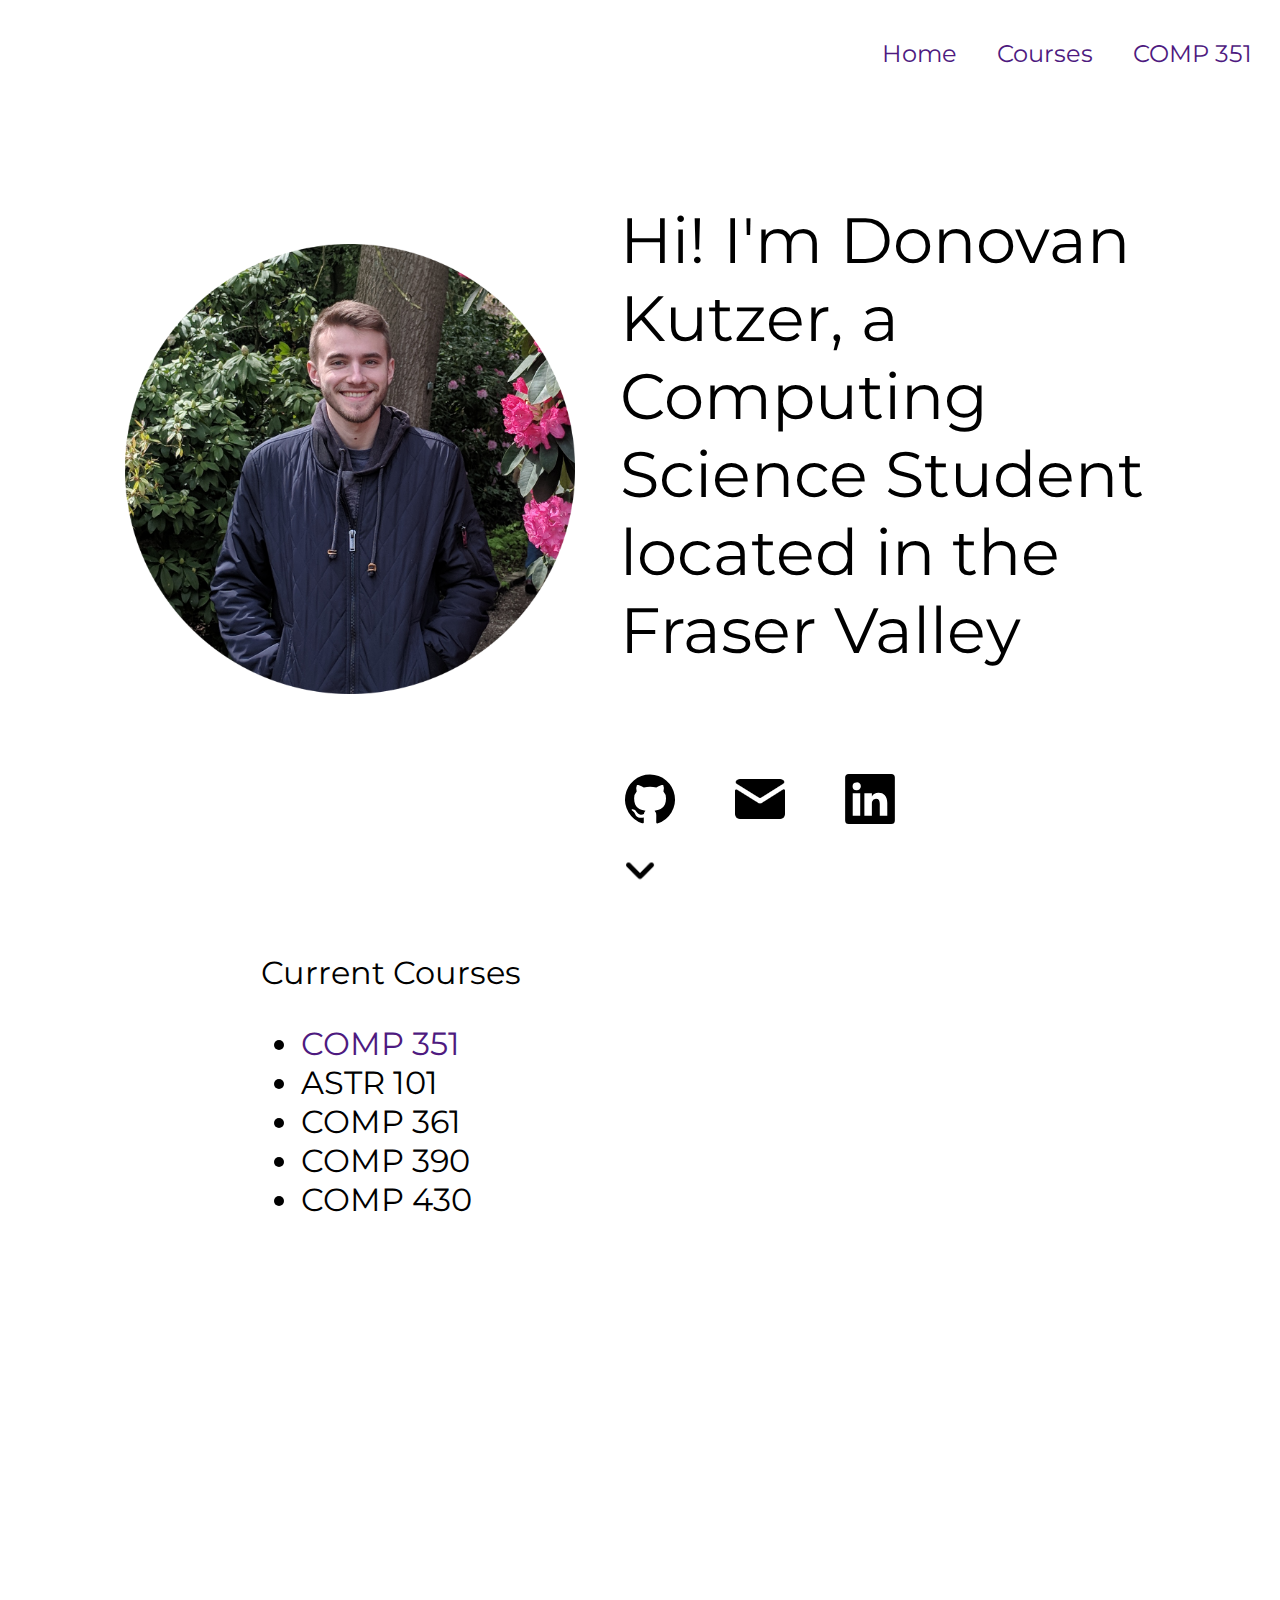
<file: index.html>
<!DOCTYPE html>
<html lang="en">
    <meta charset="UTF-8" />
    <meta name="viewport" content="width=device-width, initial-scale=1" />
    <link href="css/styles.css" rel="stylesheet" />
    <link
        href="https://fonts.googleapis.com/css?family=Montserrat&display=swap"
        rel="stylesheet"
    />

    <head>
        <title>Donovan Kutzer</title>
    </head>

    <body>
        <div class="navigation">
            <div class="navigation-bar">
                <div class="navigation-item">
                    <a href="#Home">Home</a>
                </div>
                <div class="navigation-item">
                    <a href="#Courses">Courses</a>
                </div>
                <div class="navigation-item">
                    <a href="COMP351/COMP351.html">COMP 351</a>
                </div>
            </div>
        </div>
        <div class="frontpage" id="Home">
            <div class="main-container">
                <div class="portrait">
                    <img
                        src="img/portrait-circle.png"
                        alt="Portrait"
                        width="450"
                        height="450"
                    />
                </div>
                <div class="about-me">
                    <div class="intro-paragraph">
                        Hi! I'm Donovan Kutzer, a Computing Science Student
                        located in the Fraser Valley
                    </div>
                    <div class="social-links">
                        <div class="social-button">
                            <a
                                href="https://github.com/donovankutzer"
                                target="_blank "
                            >
                                <img
                                    src="img/github-icon.svg"
                                    alt="GitHub"
                                    width="60"
                                    height="60"
                            /></a>
                        </div>
                        <div class="social-button">
                            <a href="mailto: donovankutzer@gmail.com">
                                <img
                                    src="img/mail-icon.png"
                                    alt="Email"
                                    width="60"
                                    height="60"
                            /></a>
                        </div>
                        <div class="social-button">
                            <a
                                href="https://www.linkedin.com/in/donovan-kutzer/"
                                target="_blank "
                            >
                                <img
                                    src="img/linkedin-icon.svg"
                                    alt="LinkedIn"
                                    width="60"
                                    height="60"
                            /></a>
                        </div>
                    </div>
                </div>
            </div>
            <div class="down-arrow">
                <a href="#Courses">
                    <img
                        src="img/down-arrow.png"
                        alt="Down Arrow"
                        width="60"
                        ,
                        height="60"
                    />
                </a>
            </div>
        </div>
        <div class="courses" id="Courses">
            Current Courses
            <ul>
                <li>
                    <a href="COMP351/COMP351.html" target="_self">COMP 351</a>
                </li>
                <li>ASTR 101</li>
                <li>COMP 361</li>
                <li>COMP 390</li>
                <li>COMP 430</li>
            </ul>
        </div>
    </body>
</html>
</file>
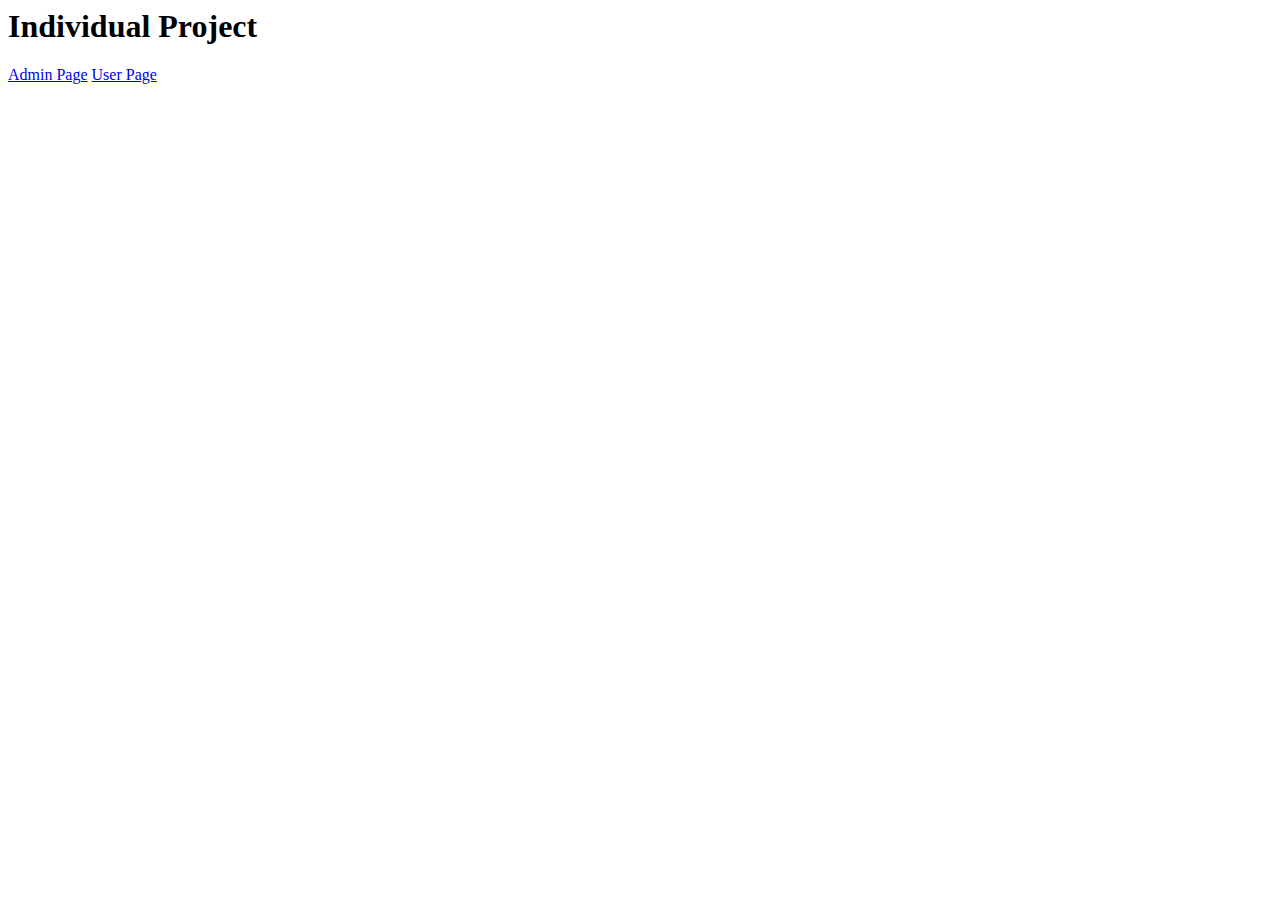
<file: COMP351/labs/individualProject/index.html>
<html lang="en">
    <head>
        <meta charset="UTF-8" />
        <meta name="viewport" content="width=device-width, initial-scale=1.0" />
        <link
            href="https://cdn.jsdelivr.net/npm/bootstrap@5.0.0-beta1/dist/css/bootstrap.min.css"
            rel="stylesheet"
            integrity="sha384-giJF6kkoqNQ00vy+HMDP7azOuL0xtbfIcaT9wjKHr8RbDVddVHyTfAAsrekwKmP1"
            crossorigin="anonymous"
        />
        <title>Lab 2 Home</title>
    </head>
    <body>
        <div class="container">
            <div class="row">
                <div class="col text-center pt-5">
                    <h1>
                        Individual Project
                    </h1>
                </div>
            </div>
            <div class="row">
                <div class="col d-flex justify-content-around">
                    <a class="btn btn-primary" type="button" href="./admin.html"
                        >Admin Page</a
                    >
                    <a
                        class="btn btn-primary"
                        type="button"
                        href="./student.html"
                        >User Page</a
                    >
                </div>
            </div>
        </div>
    </body>
</html>
</file>
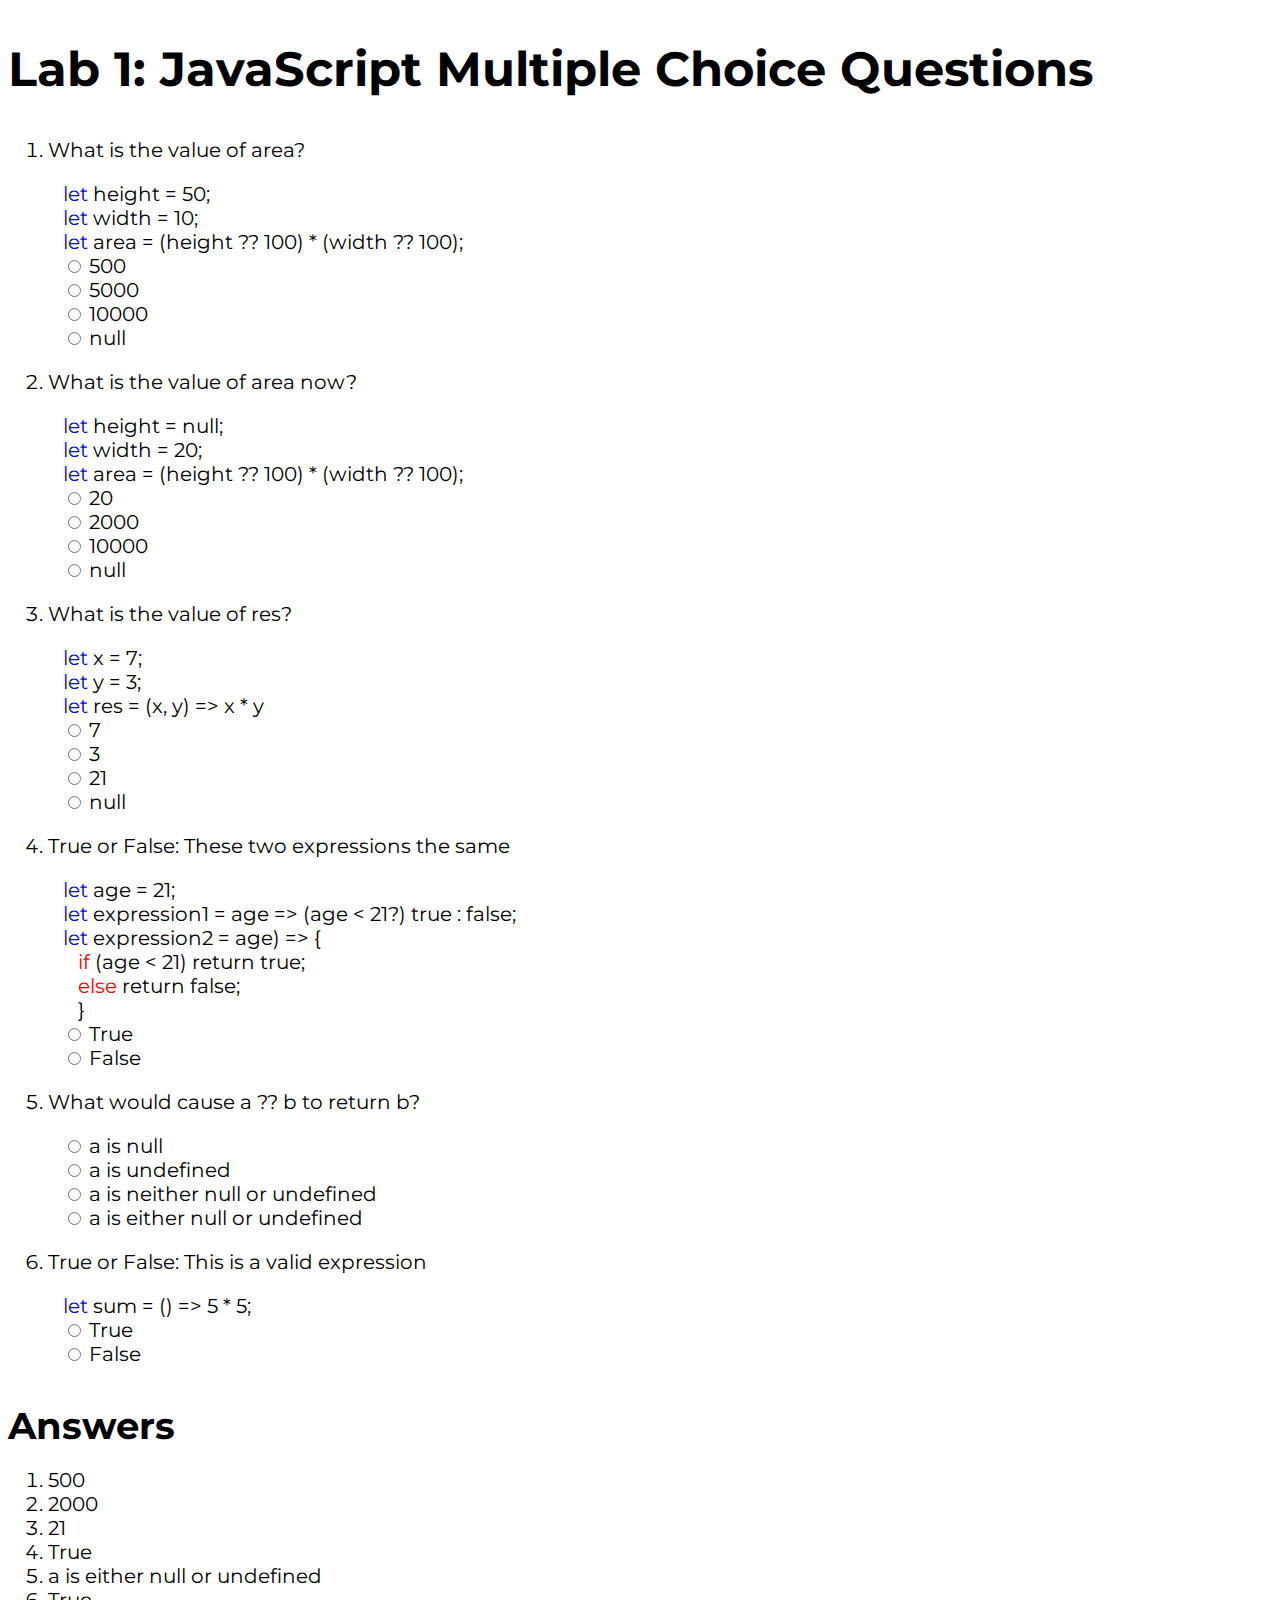
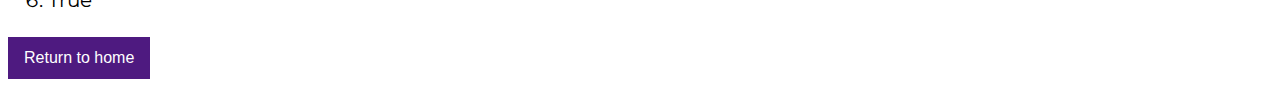
<file: COMP351/labs/1/quizQuestions/index.html>
<!DOCTYPE html>
<html lang="en">
<meta charset="UTF-8" />
<meta name="viewport" content="width=device-width, initial-scale=1" />
<link href="../../../../css/styles.css" rel="stylesheet" />
<link href="css/styles.css" rel="stylesheet" />
<link href="https://fonts.googleapis.com/css?family=Montserrat&display=swap" rel="stylesheet" />

<head>
    <title>Lab 1</title>
</head>

<body>
    <h2>Lab 1: JavaScript Multiple Choice Questions</h2>
    <div class="questions" id="Home">
        <ol>
            <li>
                <p>What is the value of area?</p>
                <div class="question">
                    <span class="blue-font">let</span> height = 50; <br />
                    <span class="blue-font">let</span> width = 10; <br />
                    <span class="blue-font">let</span> area = (height ??
                    100) * (width ?? 100); <br />
                    <input type="radio" id="500" name="q1" value="500" />
                    <label for="500">500</label><br />
                    <input type="radio" id="5000" name="q1" value="5000" />
                    <label for="5000">5000</label><br />
                    <input type="radio" id="10000" name="q1" value="10000" />
                    <label for="10000">10000</label><br />
                    <input type="radio" id="null" name="q1" value="null" />
                    <label for="null">null</label><br />
                </div>
            </li>
            <li>
                <p>What is the value of area now?</p>
                <div class="question">
                    <span class="blue-font">let</span> height = null; <br />
                    <span class="blue-font">let</span> width = 20; <br />
                    <span class="blue-font">let</span> area = (height ??
                    100) * (width ?? 100); <br />
                    <input type="radio" id="20" name="q2" value="20" />
                    <label for="20">20</label><br />
                    <input type="radio" id="2000" name="q2" value="2000" />
                    <label for="2000">2000</label><br />
                    <input type="radio" id="10000" name="q2" value="10000" />
                    <label for="10000">10000</label><br />
                    <input type="radio" id="null" name="q2" value="null" />
                    <label for="null">null</label><br />
                </div>
            </li>
            <li>
                <p>What is the value of res?</p>
                <div class="question">
                    <span class="blue-font">let</span> x = 7; <br />
                    <span class="blue-font">let</span> y = 3; <br />
                    <span class="blue-font">let</span> res = (x, y) => x * y
                    <br />
                    <input type="radio" id="7" name="q3" value="7" />
                    <label for="7">7</label><br />
                    <input type="radio" id="3" name="q3" value="3" />
                    <label for="3">3</label><br />
                    <input type="radio" id="21" name="q3" value="21" />
                    <label for="21">21</label><br />
                    <input type="radio" id="null" name="q3" value="null" />
                    <label for="null">null</label><br />
                </div>
            </li>
            <li>
                <p>True or False: These two expressions the same</p>
                <div class="question">
                    <span class="blue-font">let</span> age = 21; <br />
                    <span class="blue-font">let</span> expression1 = age =>
                    (age
                    < 21?) true : false; <br />
                    <span class="blue-font">let</span> expression2 = age) =>
                    {
                    <div class="indent">
                        <span class="red-font">if</span> (age
                        < 21) return true; <br />
                        <span class="red-font">else</span> return false;
                        <br />
                        }
                    </div>
                    <input type="radio" id="true" name="q4" value="true" />
                    <label for="true">True</label><br />
                    <input type="radio" id="false" name="q4" value="false" />
                    <label for="false">False</label><br />
                </div>
            </li>
            <li>
                <p>What would cause a ?? b to return b?</p>
                <div class="question">
                    <input type="radio" id="null" name="q5" value="null" />
                    <label for="null">a is null</label><br />
                    <input type="radio" id="undefined" name="q5" value="undefined" />
                    <label for="undefined">a is undefined</label><br />
                    <input type="radio" id="neither" name="q5" value="neither" />
                    <label for="neither">a is neither null or undefined</label><br />
                    <input type="radio" id="either" name="q5" value="either" />
                    <label for="either">a is either null or undefined</label><br />
                </div>
            </li>
            <li>
                <p>True or False: This is a valid expression</p>
                <div class="question">
                    <span class="blue-font">let</span> sum = () => 5 * 5;
                    <br />
                    <input type="radio" id="true" name="q6" value="true" />
                    <label for="true">True</label><br />
                    <input type="radio" id="false" name="q6" value="false" />
                    <label for="false">False</label><br />
                </div>
            </li>
        </ol>
    </div>
    <h3>Answers</h3>
    <div class="answers">
        <ol>
            <li>500</li>
            <li>2000</li>
            <li>21</li>
            <li>True</li>
            <li>a is either null or undefined</li>
            <li>True</li>
        </ol>
    </div>
    <button onclick="window.location.href='../../../../index.html'">
        Return to home
    </button>
</body>

</html>
</file>
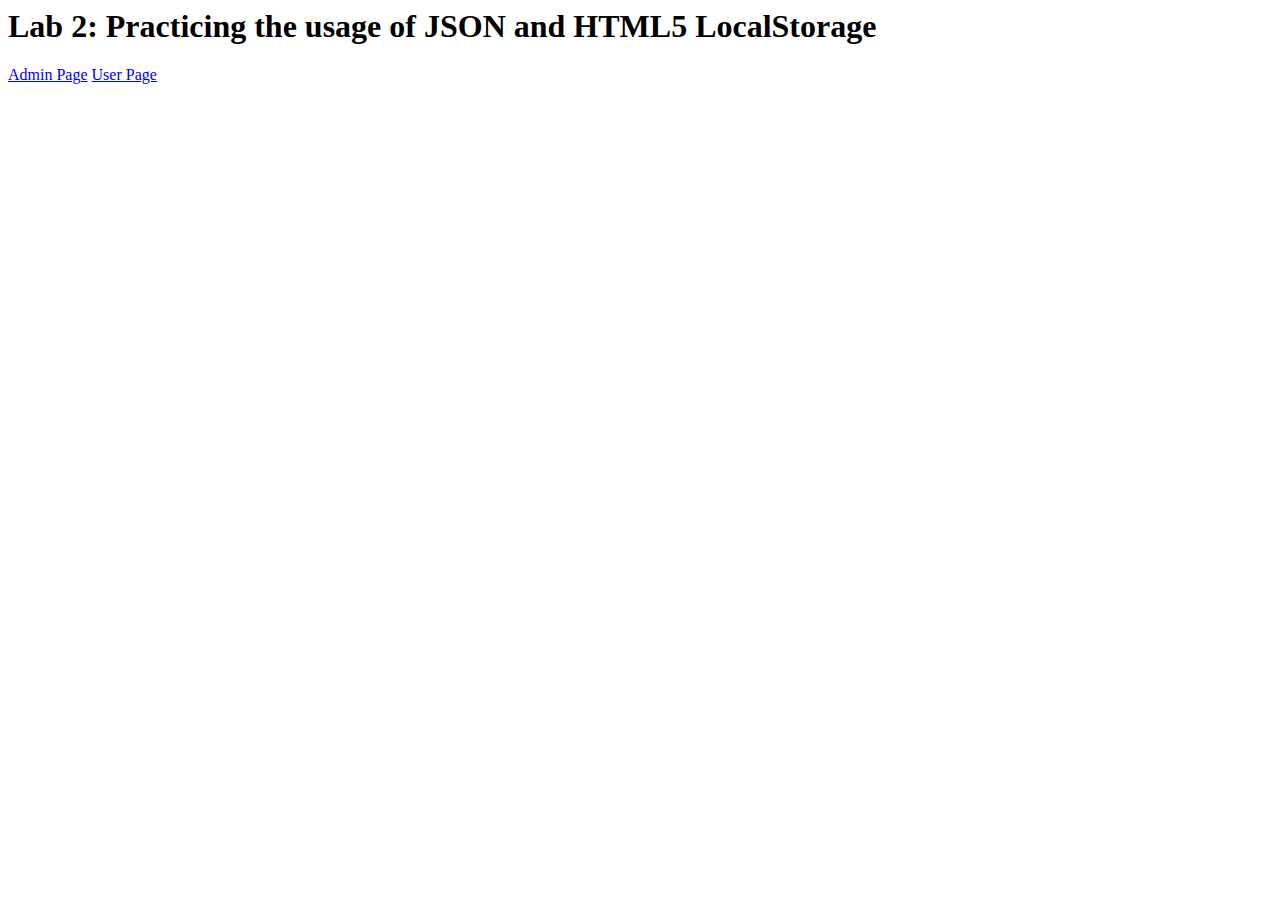
<file: COMP351/labs/2/dynamicQuiz/index.html>
<html lang="en">
    <head>
        <meta charset="UTF-8" />
        <meta name="viewport" content="width=device-width, initial-scale=1.0" />
        <link
            href="https://cdn.jsdelivr.net/npm/bootstrap@5.0.0-beta1/dist/css/bootstrap.min.css"
            rel="stylesheet"
            integrity="sha384-giJF6kkoqNQ00vy+HMDP7azOuL0xtbfIcaT9wjKHr8RbDVddVHyTfAAsrekwKmP1"
            crossorigin="anonymous"
        />
        <title>Lab 2 Home</title>
    </head>
    <body>
        <div class="container">
            <div class="row">
                <div class="col text-center pt-5">
                    <h1>
                        Lab 2: Practicing the usage of JSON and HTML5
                        LocalStorage
                    </h1>
                </div>
            </div>
            <div class="row">
                <div class="col d-flex justify-content-around">
                    <a class="btn btn-primary" type="button" href="./admin.html"
                        >Admin Page</a
                    >
                    <a
                        class="btn btn-primary"
                        type="button"
                        href="./user.html"
                        >User Page</a
                    >
                </div>
            </div>
        </div>
    </body>
</html>
</file>
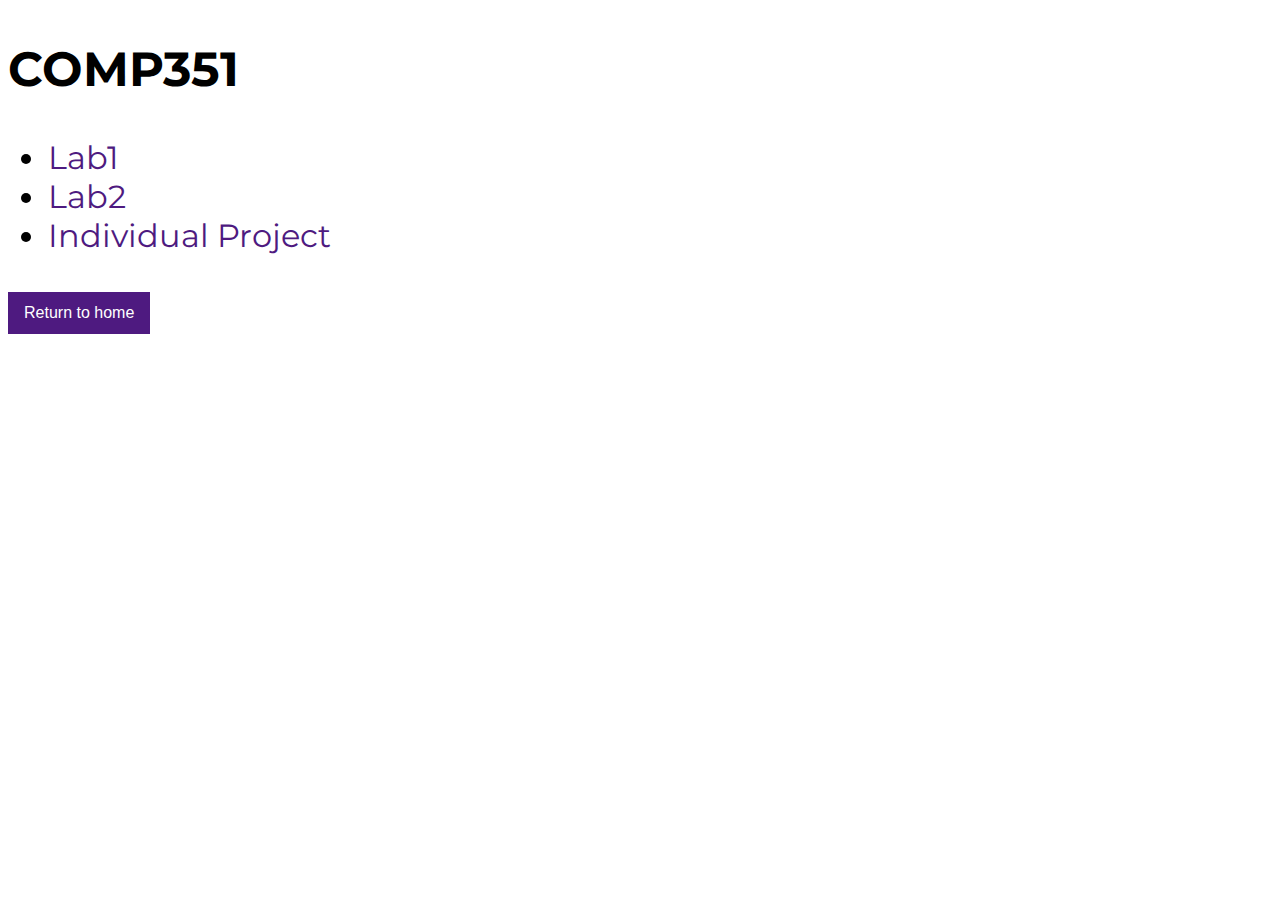
<file: COMP351/COMP351.html>
<!DOCTYPE html>
<html lang="en">
    <meta charset="UTF-8" />
    <meta name="viewport" content="width=device-width, initial-scale=1" />
    <link href="../css/styles.css" rel="stylesheet" />
    <link
        href="https://fonts.googleapis.com/css?family=Montserrat&display=swap"
        rel="stylesheet"
    />

    <head>
        <title>COMP351</title>
    </head>

    <body>
        <h2>COMP351</h2>
        <ul>
            <li><a href="labs/1/quizQuestions/index.html">Lab1</a></li>
            <li><a href="labs/2/dynamicQuiz/index.html">Lab2</a></li>
            <li><a href="labs/individualProject/index.html">Individual Project</a></li>
        </ul>
        <button onclick="window.location.href='../index.html'">
            Return to home
        </button>
    </body>
</html>
</file>
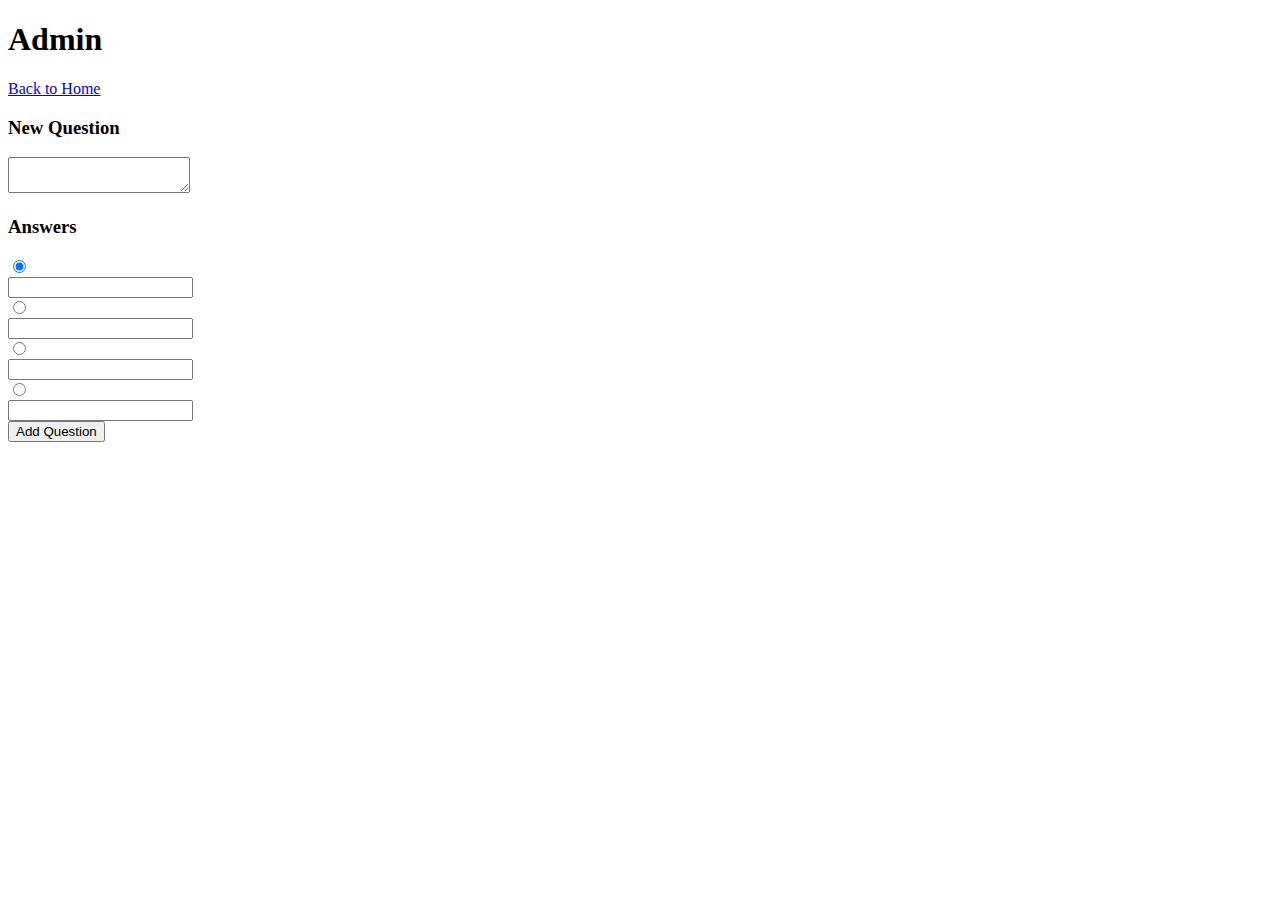
<file: COMP351/labs/individualProject/admin.html>
<!DOCTYPE html>
<html lang="en">
    <head>
        <meta charset="UTF-8" />
        <meta name="viewport" content="width=device-width, initial-scale=1" />
        <link
            href="https://fonts.googleapis.com/css?family=Montserrat&display=swap"
            rel="stylesheet"
        />
        <link
            href="https://cdn.jsdelivr.net/npm/bootstrap@5.0.0-beta1/dist/css/bootstrap.min.css"
            rel="stylesheet"
            integrity="sha384-giJF6kkoqNQ00vy+HMDP7azOuL0xtbfIcaT9wjKHr8RbDVddVHyTfAAsrekwKmP1"
            crossorigin="anonymous"
        />
        <title>Admin Page</title>
    </head>

    <body>
        <div class="container pt-5">
            <div class="row">
                <div class="col text-center">
                    <h1>Admin</h1>
                </div>
            </div>
            <div class="row mb-3">
                <div class="col d-flex justify-content-between">
                    <a
                        type="button"
                        class="btn btn-primary"
                        href="./index.html"
                    >
                        Back to Home
                    </a>
                    <!-- <button
                        type="button"
                        id="reset-questions"
                        class="btn btn-danger"
                    >
                        Reset All Questions
                    </button> -->
                </div>
            </div>
            <div class="row mb-3">
                <div class="col">
                    <h3>New Question</h3>
                </div>
            </div>
            <div id="alert-empty-fields-new" class="alert alert-danger" role="alert" hidden>
                All fields must be filled out!
            </div>
            <div class="row mb-3">
                <div class="col">
                    <textarea class="form-control" id="question-new"></textarea>
                </div>
            </div>
            <div class="row mb-3">
                <div class="col">
                    <h3>Answers</h3>
                </div>
            </div>
            <div class="row mb-3">
                <div class="col-1">
                    <input
                        type="radio"
                        name="answers-new"
                        class="form-check-input"
                        checked
                    />
                </div>
                <div class="col">
                    <input type="text" id="option-new-1" class="form-control" />
                </div>
            </div>
            <div class="row mb-3">
                <div class="col-1">
                    <input
                        type="radio"
                        name="answers-new"
                        class="form-check-input"
                    />
                </div>
                <div class="col">
                    <input type="text" id="option-new-2" class="form-control" />
                </div>
            </div>
            <div class="row mb-3">
                <div class="col-1">
                    <input
                        type="radio"
                        name="answers-new"
                        class="form-check-input"
                    />
                </div>
                <div class="col">
                    <input type="text" id="option-new-3" class="form-control" />
                </div>
            </div>
            <div class="row mb-3">
                <div class="col-1">
                    <input
                        type="radio"
                        name="answers-new"
                        class="form-check-input"
                    />
                </div>
                <div class="col">
                    <input type="text" id="option-new-4" class="form-control" />
                </div>
            </div>
            <div class="row">
                <div class="col">
                    <button
                        type="button"
                        id="add-question"
                        class="btn btn-success"
                    >
                        Add Question
                    </button>
                </div>
            </div>
        </div>
        <div class="container py-2" id="admin-questions"></div>
        <script type="module" src="./js/admin.js"></script>
    </body>
</html>
</file>
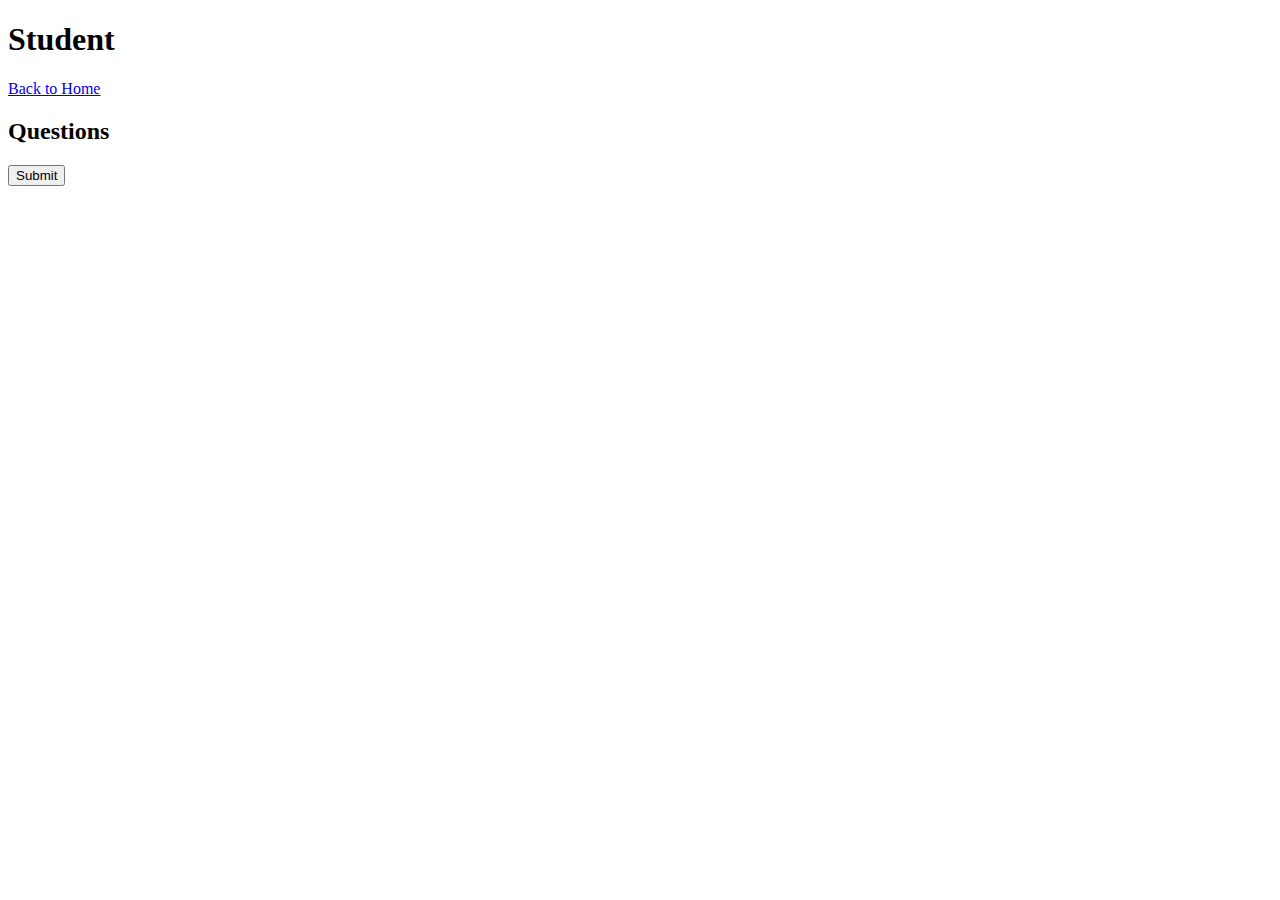
<file: COMP351/labs/individualProject/student.html>
<!DOCTYPE html>
<html lang="en">

<head>
    <meta charset="UTF-8" />
    <meta name="viewport" content="width=device-width, initial-scale=1" />
    <script type="module" src="./js/student.js"></script>
    <link href="https://fonts.googleapis.com/css?family=Montserrat&display=swap" rel="stylesheet" />
    <link href="https://cdn.jsdelivr.net/npm/bootstrap@5.0.0-beta1/dist/css/bootstrap.min.css" rel="stylesheet"
        integrity="sha384-giJF6kkoqNQ00vy+HMDP7azOuL0xtbfIcaT9wjKHr8RbDVddVHyTfAAsrekwKmP1" crossorigin="anonymous" />
    <title>Student Page</title>
</head>

<body>
    <div class="container pt-5">
        <div class="row">
            <div class="col text-center">
                <h1>Student</h1>
            </div>
        </div>
        <div class="col d-flex justify-content-between">
            <a type="button" class="btn btn-primary" href="./index.html">
                Back to Home
            </a>
        </div>
        <div class="row mb-3" id="results">
        </div>
        <div class="row mb-3">
            <div class="col">
                <h2>Questions</h2>
            </div>
        </div>
        <div class="row mb-3" id="questions">
        </div>
        <div class="row">
            <div class="col">
                <button type="button" id="submitAnswers" class="btn btn-primary">
                    Submit
                </button>
            </div>
        </div>
    </div>
</body>

</html>
</file>
<file: css/styles.css>
html {
    scroll-behavior: smooth;
}

body {
    display: block;
    font-family: "Montserrat", "Calibri";
    font-size: 32px;
}

button {
    background-color: rgb(78, 26, 128);
    border: none;
    color: white;
    padding: 12px 16px;
    text-align: center;
    display: inline-block;
    font-size: 16px;
}

h3 {
    margin-bottom: 10px;
}

a {
    color: rgb(78, 26, 128);
    text-decoration: none;
}

a:hover {
    text-shadow: 0 0 2px black;
}

.navigation {
    display: flex;
    height: 10vh;
    font-size: 24px;
}

.navigation-bar {
    display: flex;
    justify-content: flex-end;
    align-items: center;
    flex-grow: 1;
    flex-shrink: 1;
    flex-basis: 0;
}

.navigation-item {
    padding-top: 10px;
    padding-bottom: 10px;
    padding-right: 20px;
    padding-left: 20px;
}

.frontpage {
    display: flex;
    flex-direction: column;
    align-items: center;
    margin-left: 30px;
    margin-right: 30px;
    height: 90vh;
}

.main-container {
    display: flex;
    align-items: center;
    margin-left: 30px;
    margin-right: 30px;
    height: 90vh;
}

.portrait {
    display: flex;
    margin-left: 5%;
    margin-right: 45px;
}

.about-me {
    display: flex;
    flex-direction: column;
    width: 100%;
    margin-left: auto;
    margin-right: auto;
}

.intro-paragraph {
    max-height: 500px;
    font-size: 64px;
    margin-top: 100px;
    margin-bottom: 100px;
}

.social-links {
    display: flex;
}

.social-button {
    margin-right: 50px;
}

.courses {
    display: flex;
    flex-direction: column;
    height: 95vh;
    padding-top: 5vh;
    margin-left: 20%;
    margin-right: 20%;
}
</file>
<file: COMP351/labs/1/quizQuestions/css/styles.css>
.questions {
    font-size: 20px;
}

.question {
    margin-left: 15px;
}

.answers {
    font-size: 20px;
}

.indent {
    margin-left: 15px;
}

.blue-font {
    color: blue;
}

.red-font {
    color: red;
}
</file>
